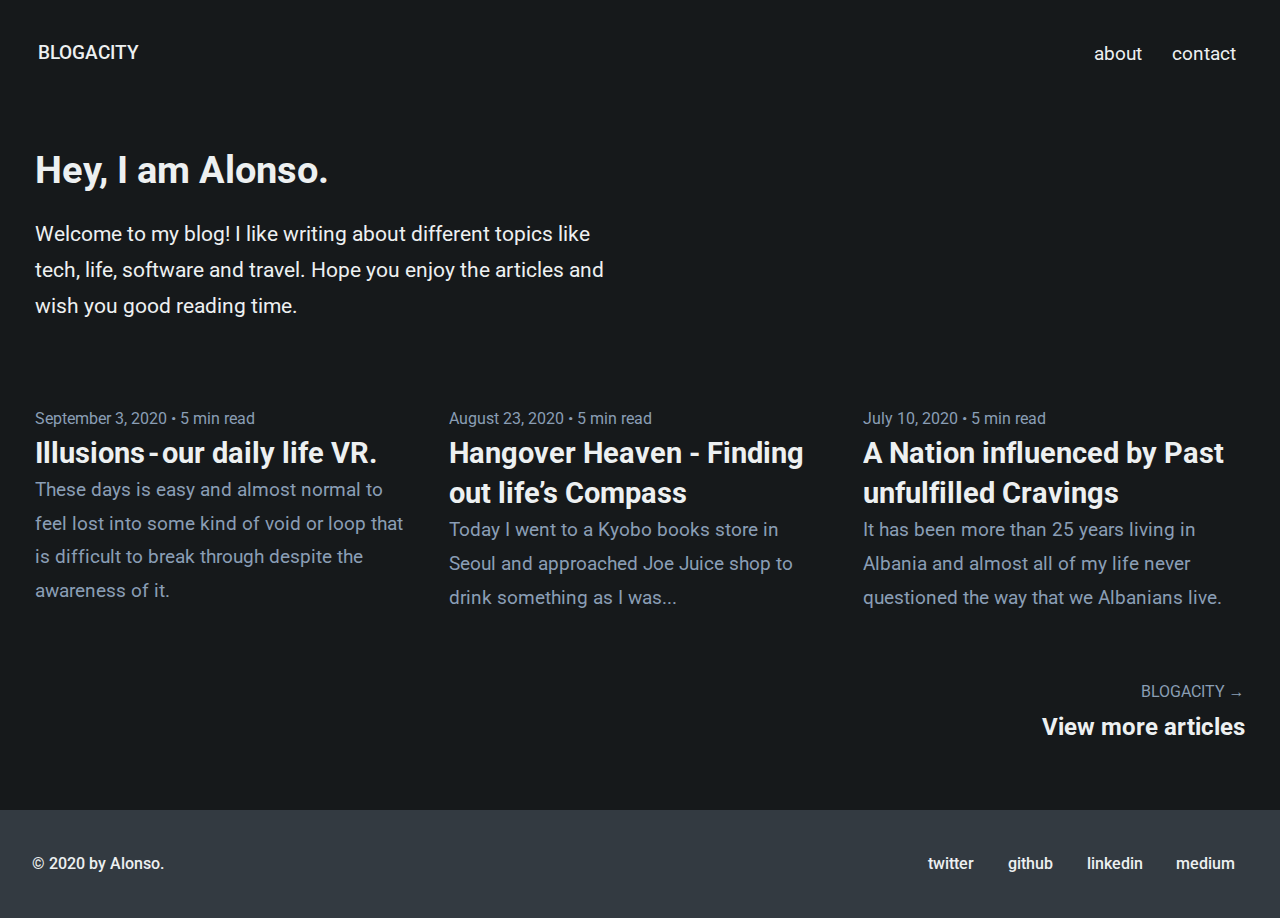
<file: index.html>
<!DOCTYPE html>
<html lang="en">
  <head>
    <meta charset="UTF-8" />
    <meta name="viewport" content="width=device-width, initial-scale=1.0" />
    <link rel="stylesheet" href="css/styles.css" />
    <title>Blog</title>
  </head>
  <body>
    <div class="site">
      <!-- Header -->
      <header class="header" role="banner">
        <a class="brand" href="index.html">Blogacity</a>
        <nav class="navbar">
          <ul class="nav-links">
            <button class="nav-link"><a href="#">about</a></button>
            <button class="nav-link"><a href="#">contact</a></button>
          </ul>
        </nav>
      </header>

      <!-- Main -->
      <main class="content stack-main">
        <!-- Hero -->
        <section class="hero">
          <div class="stack">
            <h1 class="title">Hey, I am Alonso.</h1>
            <span
              >Welcome to my blog! I like writing about different topics like
              tech, life, software and travel. Hope you enjoy the articles and
              wish you good reading time.
            </span>
          </div>
          <aside></aside>
        </section>

        <!-- Feed -->
        <section class="stack-feed" role="feed">
          <div class="stack-articles" role="feed">
            <section class="card" role="article">
              <div class="card-content">
                <span class="card-meta">September 3, 2020 • 5 min read</span>
                <a href="pages/page.html" class="card-title">
                  <h2>Illusions - our daily life VR.</h2>
                </a>
                <span class="card-subtitle">
                  These days is easy and almost normal to feel lost into some
                  kind of void or loop that is difficult to break through
                  despite the awareness of it.</span
                >
              </div>
            </section>
            <section class="card" role="article">
              <div class="card-content">
                <span class="card-meta">August 23, 2020 • 5 min read</span>
                <a href="pages/page.html" class="card-title">
                  <h2>Hangover Heaven - Finding out life’s Compass</h2>
                </a>
                <span class="card-subtitle">
                  Today I went to a Kyobo books store in Seoul and approached
                  Joe Juice shop to drink something as I was...</span
                >
              </div>
            </section>
            <section class="card" role="article">
              <div class="card-content">
                <span class="card-meta">July 10, 2020 • 5 min read</span>
                <a href="pages/page.html" class="card-title">
                  <h2>A Nation influenced by Past unfulfilled Cravings</h2>
                </a>
                <span class="card-subtitle"
                  >It has been more than 25 years living in Albania and almost
                  all of my life never questioned the way that we Albanians
                  live.</span
                >
              </div>
            </section>
          </div>

          <!-- Pagination -->
          <aside class="pagination">
            <a class="previous" href="pages/articles-page.html">
              <span>Blogacity →</span>
              <h3>View more articles</h3>
            </a>
          </aside>
        </section>
      </main>

      <!-- Footer -->
      <footer class="footer">
        <span>© 2020 by Alonso.</span>
        <a href="https://twitter.com/i0ns0" alt="Link to my Twitter page"
          >twitter</a
        >
        <a href="https://github.com/onso89" alt="Link to my Github page"
          >github</a
        >
        <a
          href="https://www.linkedin.com/in/alonso-ahmetaj/"
          alt="Link to my Linkedin page"
          >linkedin</a
        >
        <a href="https://medium.com/@alonsoahmetaj" alt="Link to my Medium page"
          >medium</a
        >
      </footer>
    </div>
  </body>
</html>
</file>
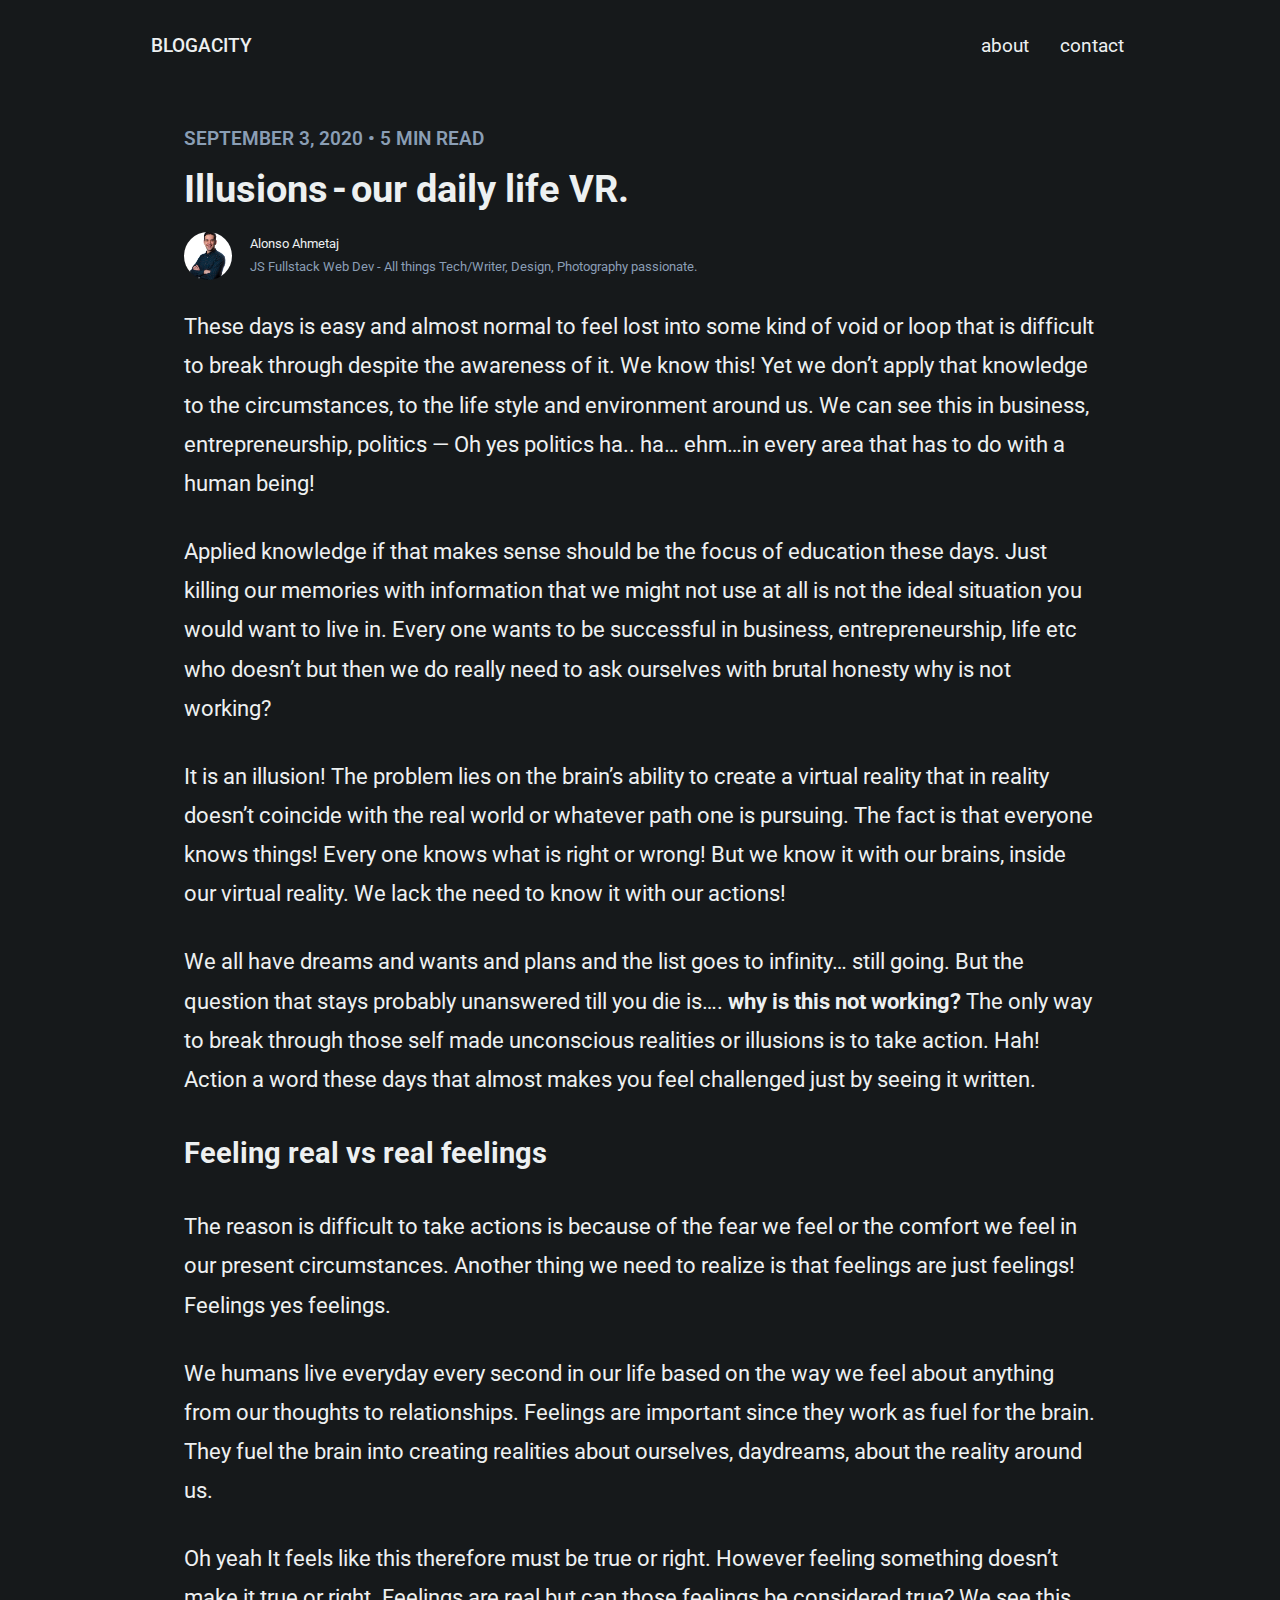
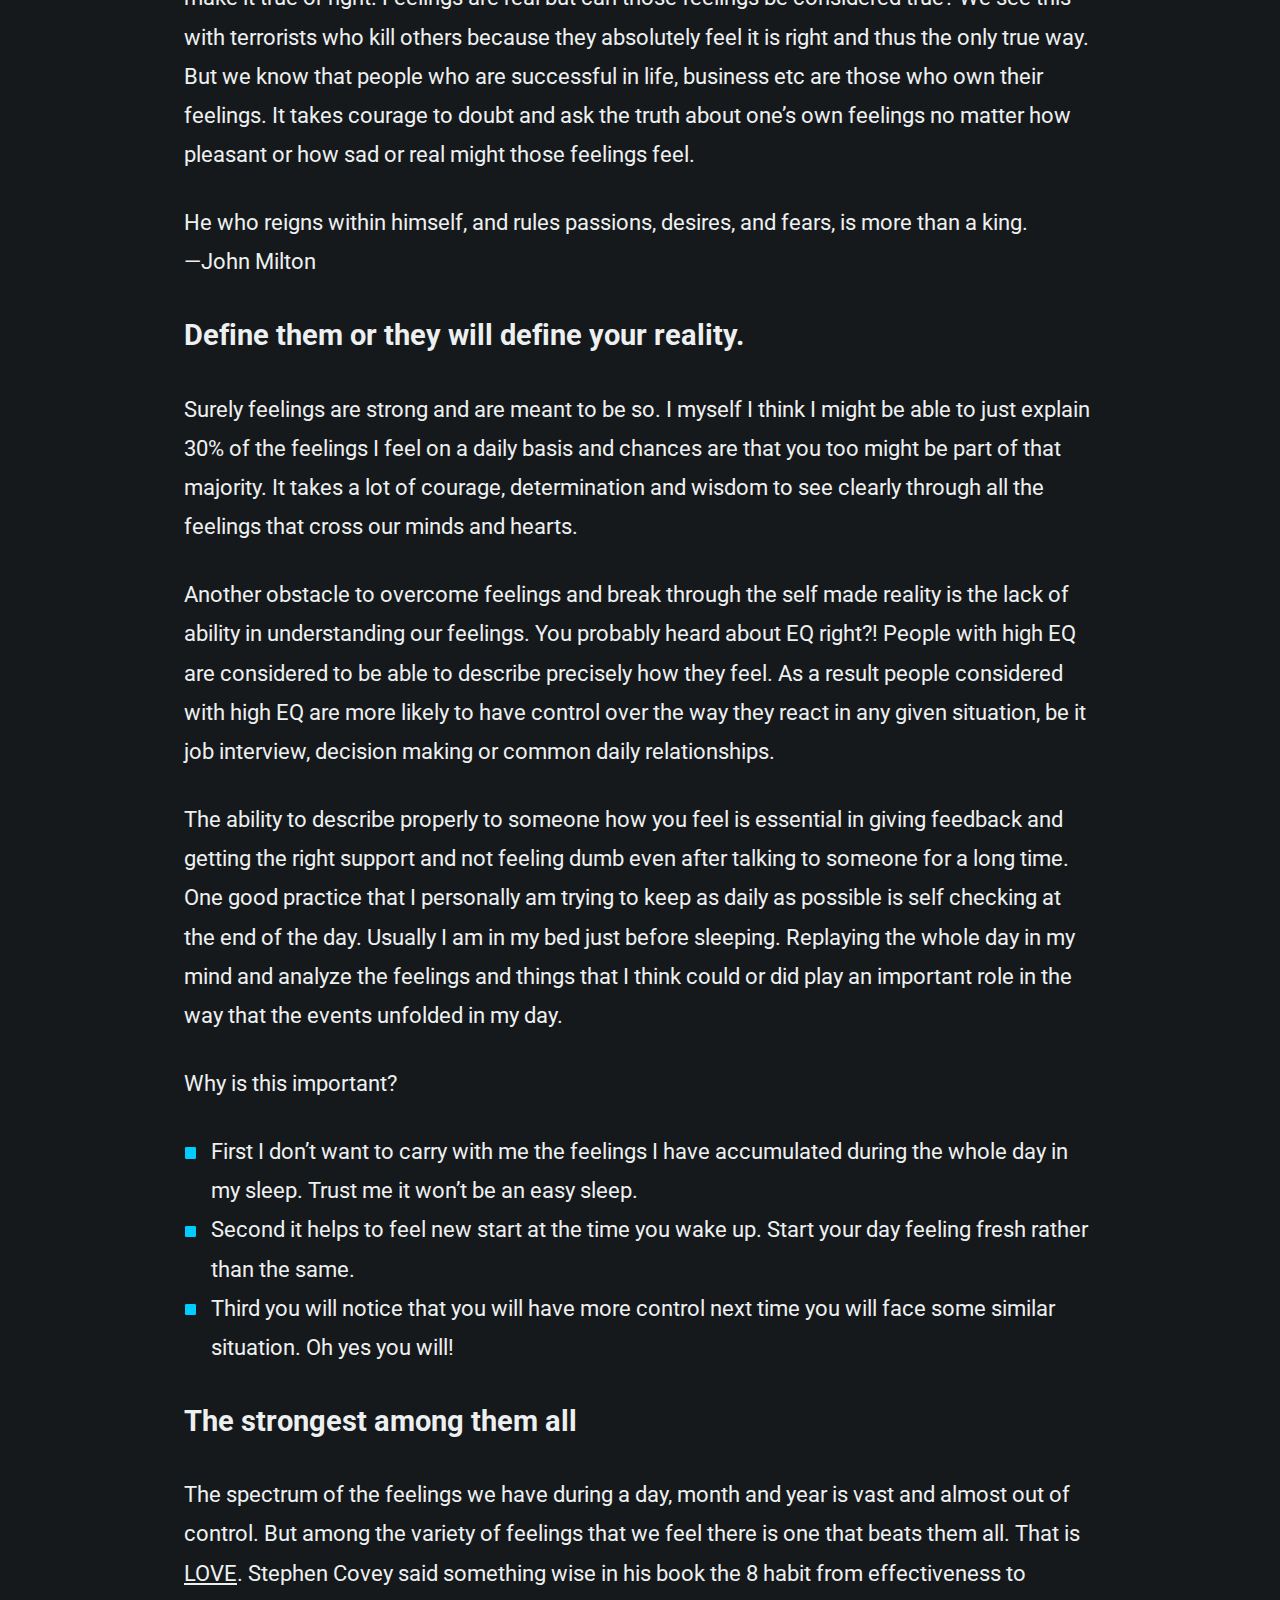
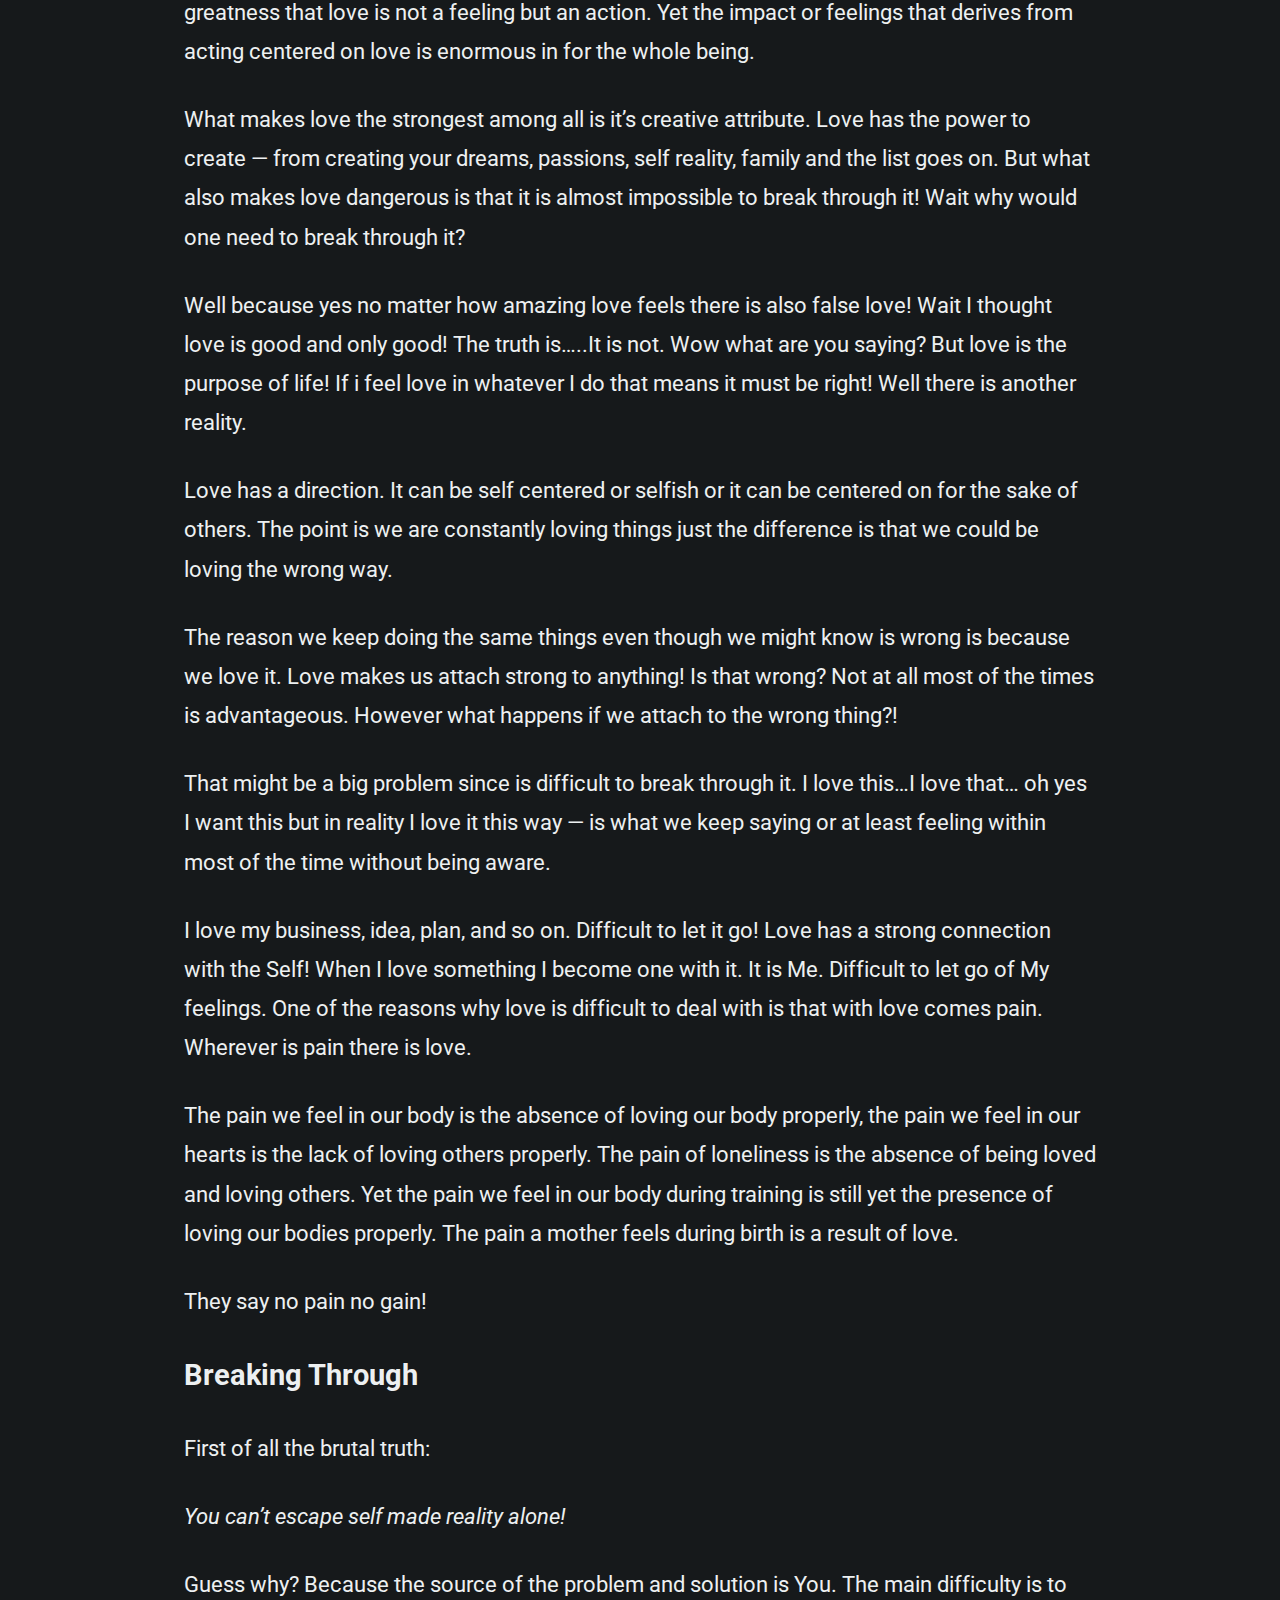
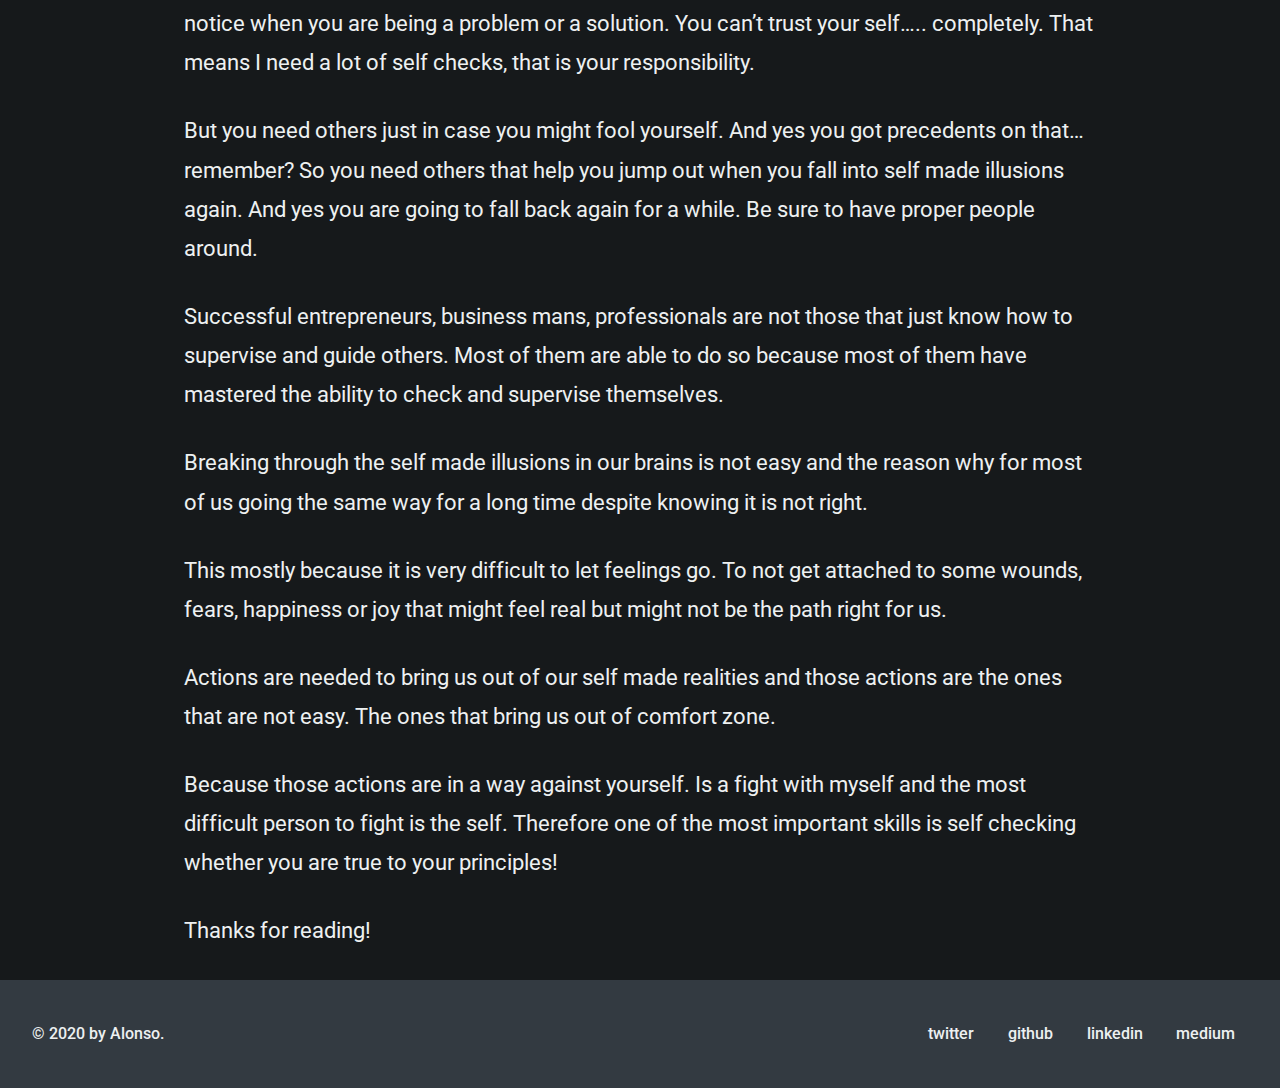
<file: pages/page.html>
<html lang="en">
  <head>
    <meta charset="UTF-8" />
    <meta name="viewport" content="width=device-width, initial-scale=1.0" />
    <title>Illusions-our daily VR.</title>
    <link rel="stylesheet" href="../css/styles.css" />
  </head>
  <body>
    <div class="site">
      <!-- Header -->
      <header class="header h-page" role="banner">
        <a class="brand" href="../index.html">Blogacity</a>
        <nav class="navbar">
          <ul class="nav-links">
            <li><a class="nav-link" href="#">about</a></li>
            <li><a class="nav-link" href="#">contact</a></li>
          </ul>
        </nav>
      </header>

      <main class="content stack-medium">
        <div class="grid post-main">
          <header class="post-meta title" role="content-info">
            <span>
              <time datetime="September 3, 2020">September 3, 2020</time>
              • 5 min read
            </span>
            <h1>Illusions - our daily life VR.</h1>
            <div class="author">
              <img src="../assets/ProfPicture.jpg" alt="author-picture">
              <div class="author-info">
                <div class="author-name">Alonso Ahmetaj</div>
                <div class="author-bio">JS Fullstack Web Dev -
                  All things Tech/Writer, Design, Photography passionate.</div>
              </div>
            </div>
          </header>
  
          <article class="post-body stack-small">
            <p>
              These days is easy and almost normal to feel lost into some kind of
              void or loop that is difficult to break through despite the
              awareness of it. We know this! Yet we don’t apply that knowledge to
              the circumstances, to the life style and environment around us. We
              can see this in business, entrepreneurship, politics — Oh yes
              politics ha.. ha… ehm…in every area that has to do with a human
              being!
            </p>
            <p>
              Applied knowledge if that makes sense should be the focus of
              education these days. Just killing our memories with information
              that we might not use at all is not the ideal situation you would
              want to live in. Every one wants to be successful in business,
              entrepreneurship, life etc who doesn’t but then we do really need to
              ask ourselves with brutal honesty why is not working?
            </p>
            <p>
              It is an illusion! The problem lies on the brain’s ability to create
              a virtual reality that in reality doesn’t coincide with the real
              world or whatever path one is pursuing. The fact is that everyone
              knows things! Every one knows what is right or wrong! But we know it
              with our brains, inside our virtual reality. We lack the need to
              know it with our actions!
            </p>
            <p>
              We all have dreams and wants and plans and the list goes to
              infinity… still going. But the question that stays probably
              unanswered till you die is…. <b>why is this not working?</b> The
              only way to break through those self made unconscious realities or
              illusions is to take action. Hah! Action a word these days that
              almost makes you feel challenged just by seeing it written.
            </p>
            <h2>Feeling real vs real feelings</h2>
            <p>
              The reason is difficult to take actions is because of the fear we
              feel or the comfort we feel in our present circumstances. Another
              thing we need to realize is that feelings are just feelings!
              Feelings yes feelings.
            </p>
            <p>
              We humans live everyday every second in our life based on the way we
              feel about anything from our thoughts to relationships. Feelings are
              important since they work as fuel for the brain. They fuel the brain
              into creating realities about ourselves, daydreams, about the
              reality around us.
            </p>
            <p>
              Oh yeah It feels like this therefore must be true or right. However
              feeling something doesn’t make it true or right. Feelings are real
              but can those feelings be considered true? We see this with
              terrorists who kill others because they absolutely feel it is right
              and thus the only true way. But we know that people who are
              successful in life, business etc are those who own their feelings.
              It takes courage to doubt and ask the truth about one’s own feelings
              no matter how pleasant or how sad or real might those feelings feel.
            </p>
            <blockquote
              cite="https://www.happypublishing.com/blog/self-control-quotes/"
            >
              <p>
                He who reigns within himself, and rules passions, desires, and
                fears, is more than a king.
              </p>
              <footer>—John Milton
            </blockquote>
            <h2>Define them or they will define your reality.</h2>
            <p>
              Surely feelings are strong and are meant to be so. I myself I think
              I might be able to just explain 30% of the feelings I feel on a
              daily basis and chances are that you too might be part of that
              majority. It takes a lot of courage, determination and wisdom to see
              clearly through all the feelings that cross our minds and hearts.
            </p>
            <p>
              Another obstacle to overcome feelings and break through the self
              made reality is the lack of ability in understanding our feelings.
              You probably heard about EQ right?! People with high EQ are
              considered to be able to describe precisely how they feel. As a
              result people considered with high EQ are more likely to have
              control over the way they react in any given situation, be it job
              interview, decision making or common daily relationships.
            </p>
            <p>
              The ability to describe properly to someone how you feel is
              essential in giving feedback and getting the right support and not
              feeling dumb even after talking to someone for a long time. One good
              practice that I personally am trying to keep as daily as possible is
              self checking at the end of the day. Usually I am in my bed just
              before sleeping. Replaying the whole day in my mind and analyze the
              feelings and things that I think could or did play an important role
              in the way that the events unfolded in my day.
            </p>
            <p>Why is this important?</p>
            <ul>
              <li>
                First I don’t want to carry with me the feelings I have
                accumulated during the whole day in my sleep. Trust me it won’t be
                an easy sleep.
              </li>
              <li>
                Second it helps to feel new start at the time you wake up. Start
                your day feeling fresh rather than the same.
              </li>
              <li>
                Third you will notice that you will have more control next time
                you will face some similar situation. Oh yes you will!
              </li>
            </ul>
            <h2>The strongest among them all</h2>
            <p>
              The spectrum of the feelings we have during a day, month and year is
              vast and almost out of control. But among the variety of feelings
              that we feel there is one that beats them all. That is <u>LOVE</u>.
              Stephen Covey said something wise in his book the 8 habit from
              effectiveness to greatness that love is not a feeling but an action.
              Yet the impact or feelings that derives from acting centered on love
              is enormous in for the whole being.
            </p>
            <p>
              What makes love the strongest among all is it’s creative attribute.
              Love has the power to create — from creating your dreams, passions,
              self reality, family and the list goes on. But what also makes love
              dangerous is that it is almost impossible to break through it! Wait
              why would one need to break through it?
            </p>
            <p>
              Well because yes no matter how amazing love feels there is also
              false love! Wait I thought love is good and only good! The truth
              is…..It is not. Wow what are you saying? But love is the purpose of
              life! If i feel love in whatever I do that means it must be right!
              Well there is another reality.
            </p>
            <p>
              Love has a direction. It can be self centered or selfish or it can
              be centered on for the sake of others. The point is we are
              constantly loving things just the difference is that we could be
              loving the wrong way.
            </p>
            <p>
              The reason we keep doing the same things even though we might know
              is wrong is because we love it. Love makes us attach strong to
              anything! Is that wrong? Not at all most of the times is
              advantageous. However what happens if we attach to the wrong thing?!
            </p>
            <p>
              That might be a big problem since is difficult to break through it.
              I love this…I love that… oh yes I want this but in reality I love it
              this way — is what we keep saying or at least feeling within most of
              the time without being aware.
            </p>
            <p>
              I love my business, idea, plan, and so on. Difficult to let it go!
              Love has a strong connection with the Self! When I love something I
              become one with it. It is Me. Difficult to let go of My feelings.
              One of the reasons why love is difficult to deal with is that with
              love comes pain. Wherever is pain there is love.
            </p>
            <p>
              The pain we feel in our body is the absence of loving our body
              properly, the pain we feel in our hearts is the lack of loving
              others properly. The pain of loneliness is the absence of being
              loved and loving others. Yet the pain we feel in our body during
              training is still yet the presence of loving our bodies properly.
              The pain a mother feels during birth is a result of love.
            </p>
            <p>They say no pain no gain!</p>
            <h2>Breaking Through</h2>
            <p>First of all the brutal truth:</p>
            <p><i>You can’t escape self made reality alone!</i></p>
            <p>
              Guess why? Because the source of the problem and solution is You.
              The main difficulty is to notice when you are being a problem or a
              solution. You can’t trust your self….. completely. That means I need
              a lot of self checks, that is your responsibility.
            </p>
            <p>
              But you need others just in case you might fool yourself. And yes
              you got precedents on that… remember? So you need others that help
              you jump out when you fall into self made illusions again. And yes
              you are going to fall back again for a while. Be sure to have proper
              people around.
            </p>
            <p>
              Successful entrepreneurs, business mans, professionals are not those
              that just know how to supervise and guide others. Most of them are
              able to do so because most of them have mastered the ability to
              check and supervise themselves.
            </p>
            <p>
              Breaking through the self made illusions in our brains is not easy
              and the reason why for most of us going the same way for a long time
              despite knowing it is not right.
            </p>
            <p>
              This mostly because it is very difficult to let feelings go. To not
              get attached to some wounds, fears, happiness or joy that might feel
              real but might not be the path right for us.
            </p>
            <p>
              Actions are needed to bring us out of our self made realities and
              those actions are the ones that are not easy. The ones that bring us
              out of comfort zone.
            </p>
            <p>
              Because those actions are in a way against yourself. Is a fight with
              myself and the most difficult person to fight is the self. Therefore
              one of the most important skills is self checking whether you are
              true to your principles!
            </p>
            <p>Thanks for reading!</p>
          </article>
        </div>
        
      </main>
      <!-- Footer -->
      <footer class="footer">
        <span>© 2020 by Alonso.</span>
        <a href="https://twitter.com/i0ns0" alt="Link to my Twitter page"
          >twitter</a
        >
        <a href="https://github.com/onso89" alt="Link to my Github page"
          >github</a
        >
        <a
          href="https://www.linkedin.com/in/alonso-ahmetaj/"
          alt="Link to my Linkedin page"
          >linkedin</a
        >
        <a href="https://medium.com/@alonsoahmetaj" alt="Link to my Medium page"
          >medium</a
        >
      </footer>
    </div>
  </body>
</html>
</file>
<file: css/styles.css>
@import url(header.css);
@import url(content.css);
@import url(pagination.css);
@import url(footer.css);
@import url(fonts.css);
@import url(articles-page.css);
@import url(page.css);

/* ---------------Global------------------ */
* {
  box-sizing: border-box;
  padding: 0;
  margin: 0;
  color: #edf0f1;
  font-family: Roboto, sans-serif;
  text-decoration-line: none;
  list-style: none;
}

html,
body {
  min-height: 100hv;
  height: 100%;
}

body {
  scroll-behavior: smooth;
  text-rendering: optimizeSpeed;
  line-height: 1.75;
  background-color: rgb(22, 25, 27);
  font-weight: 400;
}

[class^="stack"] > * {
  margin: 0;
}

[class^="card"]:hover > * {
  cursor: pointer;
}

a[href]:hover,
a:hover > * {
  color: #00ccff;
}
</file>
